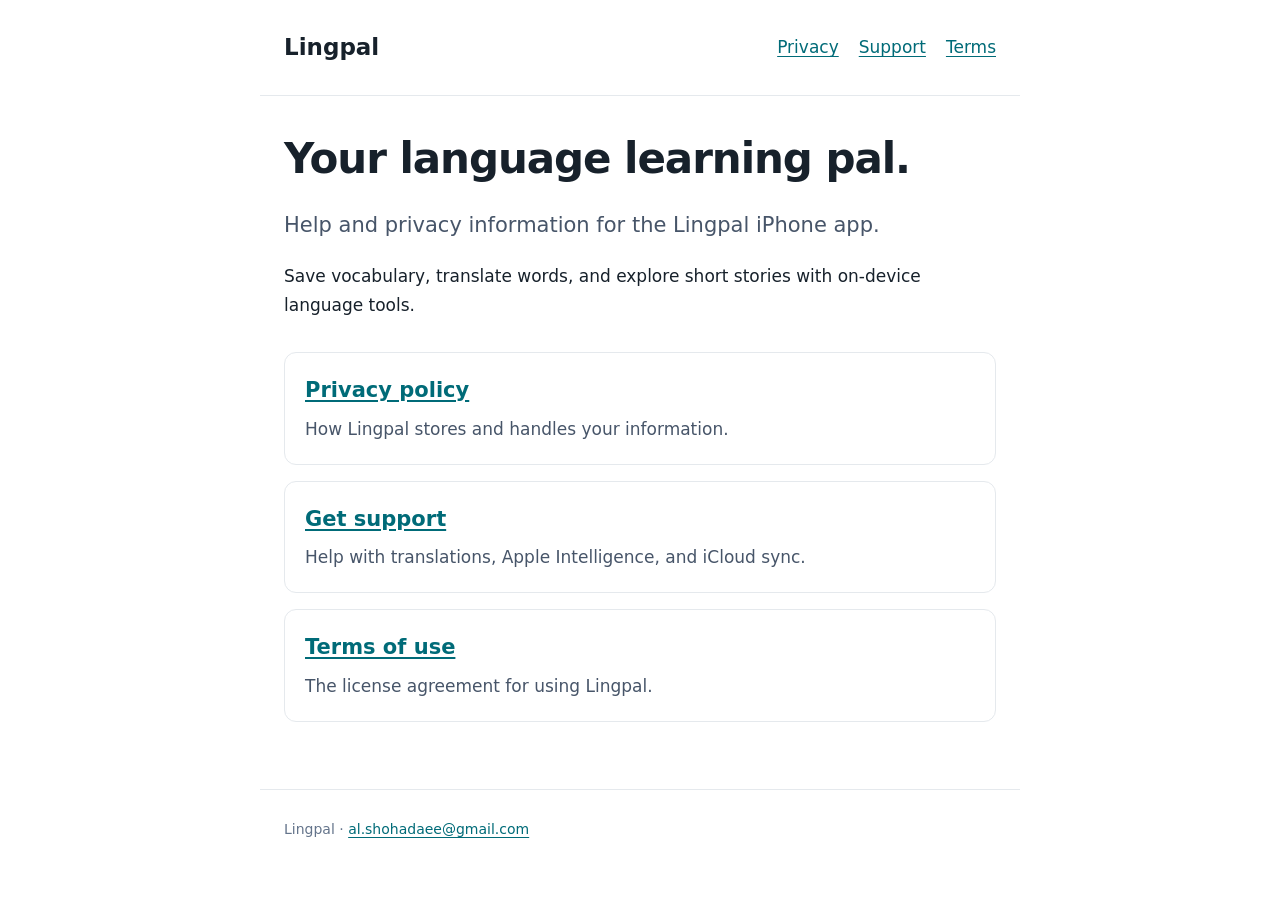
<file: index.html>
<!doctype html>
<html lang="en"><head><meta charset="utf-8"><meta name="viewport" content="width=device-width,initial-scale=1"><meta name="description" content="Privacy information and support for Lingpal, your language learning pal."><title>Privacy &amp; Support · Lingpal</title><link rel="stylesheet" href="styles.css"></head>
<body><header><a href="./">Lingpal</a><nav aria-label="Main navigation"><a href="privacy/">Privacy</a><a href="support/">Support</a><a href="terms/">Terms</a></nav></header><main><h1>Your language learning pal.</h1><p class="lead">Help and privacy information for the Lingpal iPhone app.</p><p>Save vocabulary, translate words, and explore short stories with on-device language tools.</p><ul class="links"><li><a href="privacy/">Privacy policy</a><p>How Lingpal stores and handles your information.</p></li><li><a href="support/">Get support</a><p>Help with translations, Apple Intelligence, and iCloud sync.</p></li><li><a href="terms/">Terms of use</a><p>The license agreement for using Lingpal.</p></li></ul></main><footer><p>Lingpal · <a class="email" href="mailto:al.shohadaee@gmail.com">al.shohadaee@gmail.com</a></p></footer></body></html>
</file>
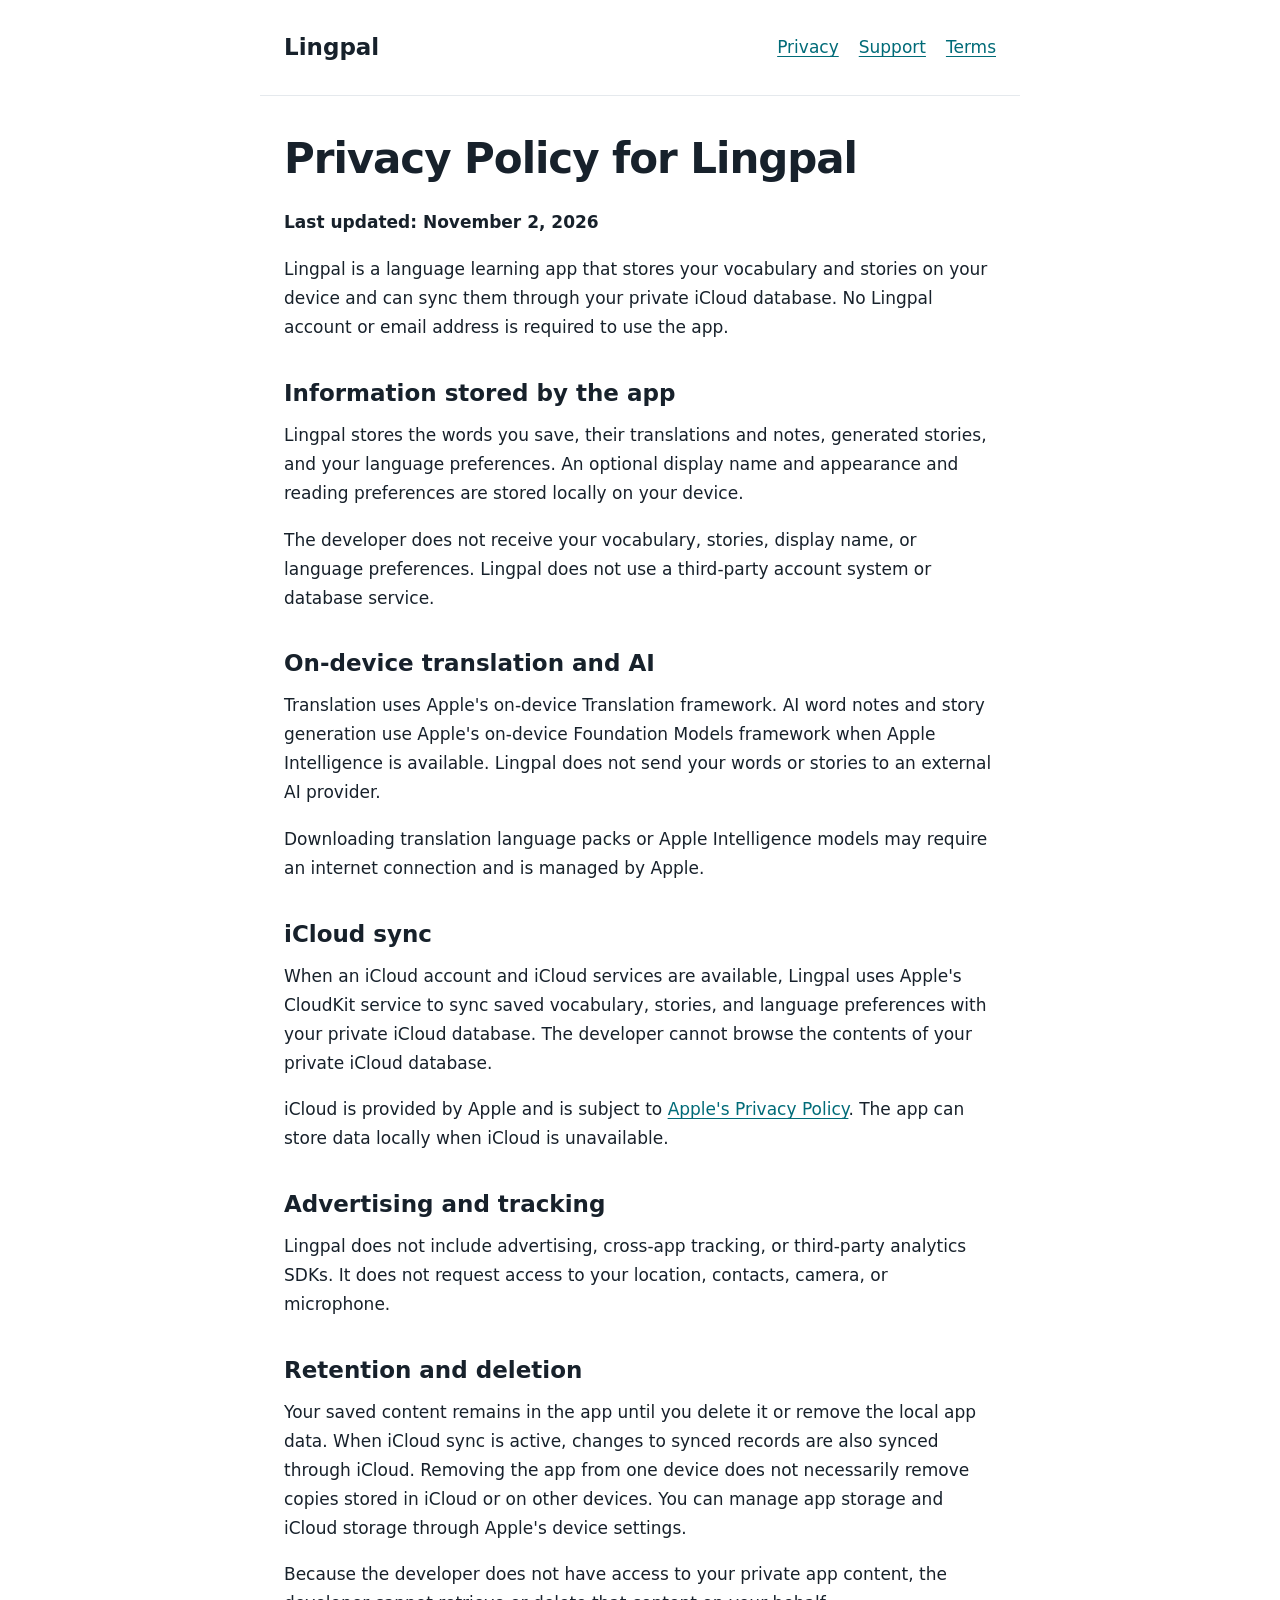
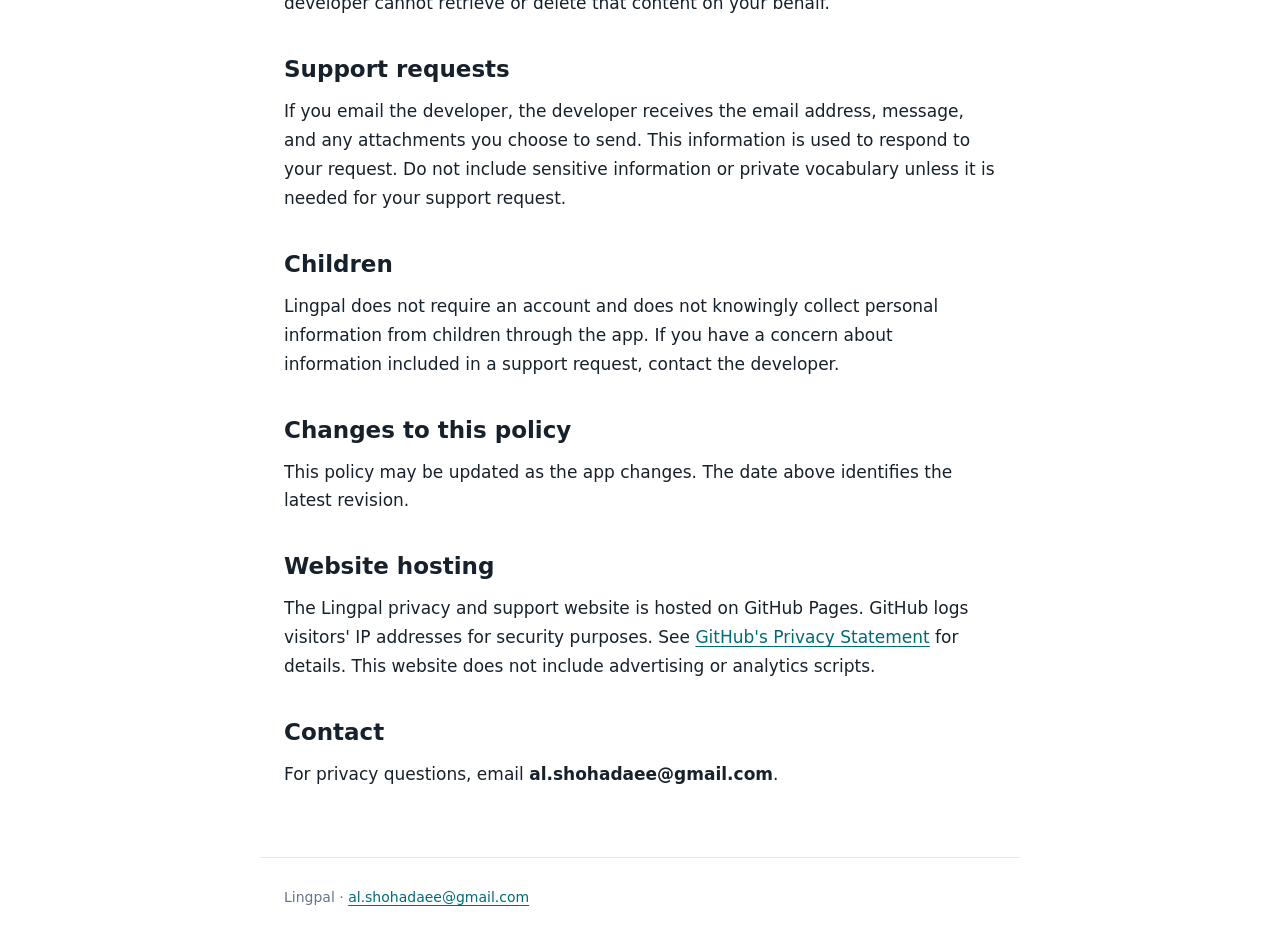
<file: privacy/index.html>
<!doctype html>
<html lang="en"><head><meta charset="utf-8"><meta name="viewport" content="width=device-width,initial-scale=1"><meta name="description" content="Privacy information and support for Lingpal, your language learning pal."><title>Privacy Policy · Lingpal</title><link rel="stylesheet" href="../styles.css"></head>
<body><header><a href="../">Lingpal</a><nav aria-label="Main navigation"><a href="../privacy/">Privacy</a><a href="../support/">Support</a><a href="../terms/">Terms</a></nav></header><main><h1>Privacy Policy for Lingpal</h1>
<p><strong>Last updated: November 2, 2026</strong></p>
<p>Lingpal is a language learning app that stores your vocabulary and stories on your device and can sync them through your private iCloud database. No Lingpal account or email address is required to use the app.</p>
<h2>Information stored by the app</h2>
<p>Lingpal stores the words you save, their translations and notes, generated stories, and your language preferences. An optional display name and appearance and reading preferences are stored locally on your device.</p>
<p>The developer does not receive your vocabulary, stories, display name, or language preferences. Lingpal does not use a third-party account system or database service.</p>
<h2>On-device translation and AI</h2>
<p>Translation uses Apple&#x27;s on-device Translation framework. AI word notes and story generation use Apple&#x27;s on-device Foundation Models framework when Apple Intelligence is available. Lingpal does not send your words or stories to an external AI provider.</p>
<p>Downloading translation language packs or Apple Intelligence models may require an internet connection and is managed by Apple.</p>
<h2>iCloud sync</h2>
<p>When an iCloud account and iCloud services are available, Lingpal uses Apple&#x27;s CloudKit service to sync saved vocabulary, stories, and language preferences with your private iCloud database. The developer cannot browse the contents of your private iCloud database.</p>
<p>iCloud is provided by Apple and is subject to <a href="https://www.apple.com/legal/privacy/">Apple&#x27;s Privacy Policy</a>. The app can store data locally when iCloud is unavailable.</p>
<h2>Advertising and tracking</h2>
<p>Lingpal does not include advertising, cross-app tracking, or third-party analytics SDKs. It does not request access to your location, contacts, camera, or microphone.</p>
<h2>Retention and deletion</h2>
<p>Your saved content remains in the app until you delete it or remove the local app data. When iCloud sync is active, changes to synced records are also synced through iCloud. Removing the app from one device does not necessarily remove copies stored in iCloud or on other devices. You can manage app storage and iCloud storage through Apple&#x27;s device settings.</p>
<p>Because the developer does not have access to your private app content, the developer cannot retrieve or delete that content on your behalf.</p>
<h2>Support requests</h2>
<p>If you email the developer, the developer receives the email address, message, and any attachments you choose to send. This information is used to respond to your request. Do not include sensitive information or private vocabulary unless it is needed for your support request.</p>
<h2>Children</h2>
<p>Lingpal does not require an account and does not knowingly collect personal information from children through the app. If you have a concern about information included in a support request, contact the developer.</p>
<h2>Changes to this policy</h2>
<p>This policy may be updated as the app changes. The date above identifies the latest revision.</p>
<h2>Website hosting</h2>
<p>The Lingpal privacy and support website is hosted on GitHub Pages. GitHub logs visitors&#x27; IP addresses for security purposes. See <a href="https://docs.github.com/en/site-policy/privacy-policies/github-general-privacy-statement">GitHub&#x27;s Privacy Statement</a> for details. This website does not include advertising or analytics scripts.</p>
<h2>Contact</h2>
<p>For privacy questions, email <strong>al.shohadaee@gmail.com</strong>.</p></main><footer><p>Lingpal · <a class="email" href="mailto:al.shohadaee@gmail.com">al.shohadaee@gmail.com</a></p></footer></body></html>
</file>
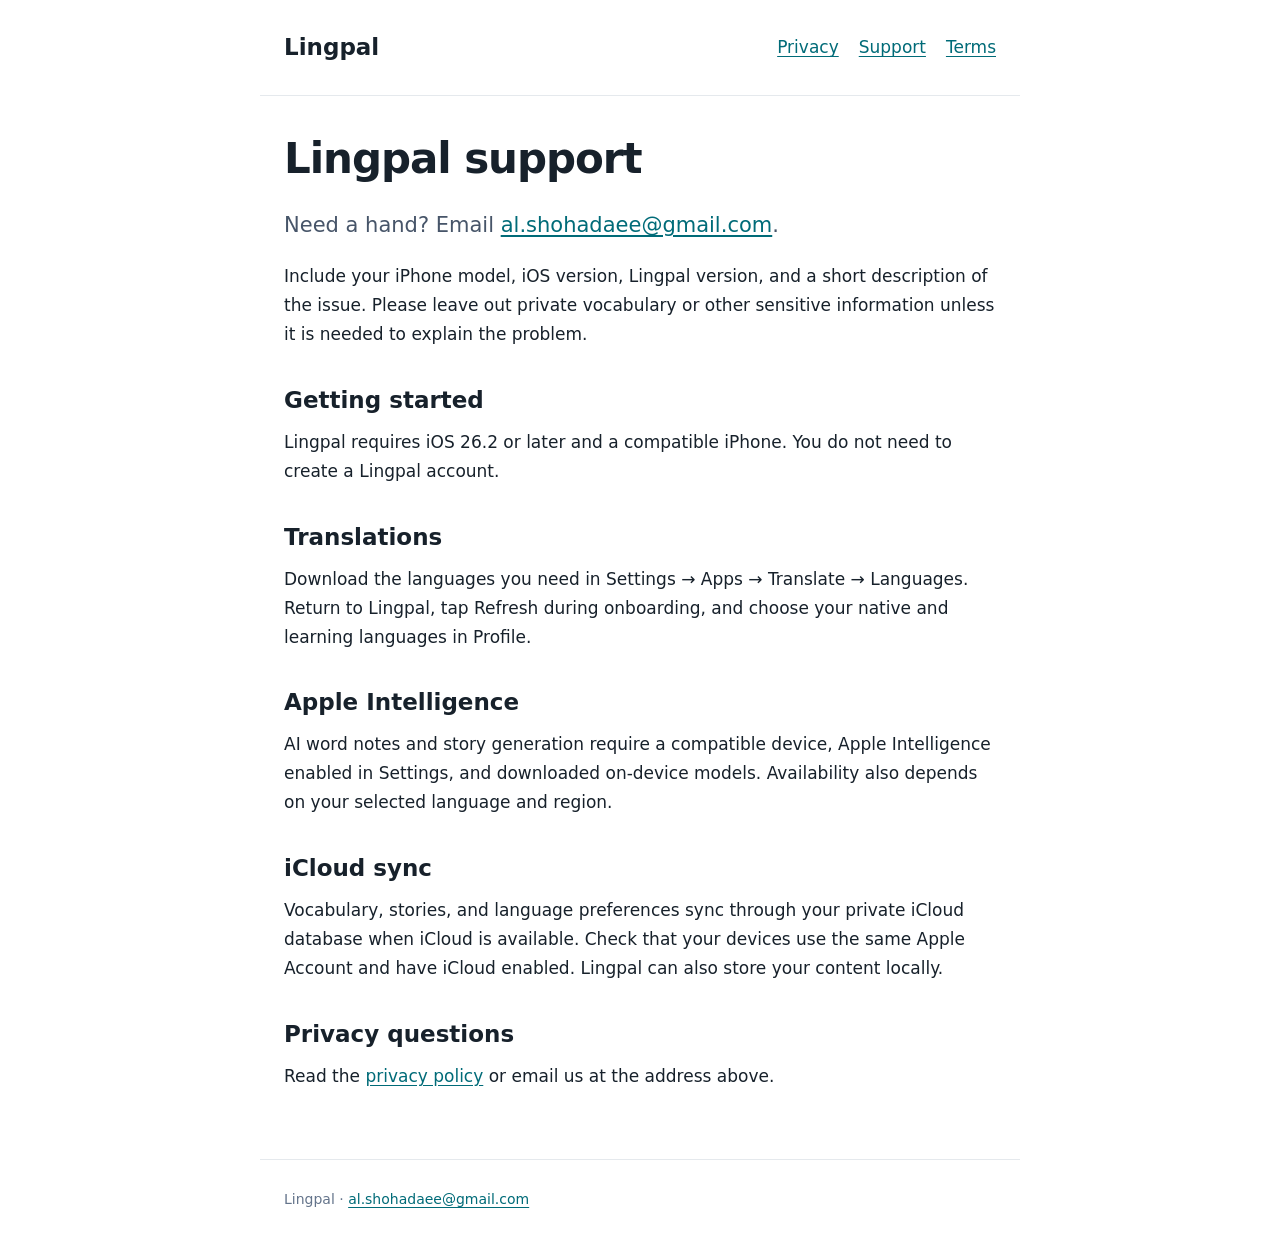
<file: support/index.html>
<!doctype html>
<html lang="en"><head><meta charset="utf-8"><meta name="viewport" content="width=device-width,initial-scale=1"><meta name="description" content="Privacy information and support for Lingpal, your language learning pal."><title>Support · Lingpal</title><link rel="stylesheet" href="../styles.css"></head>
<body><header><a href="../">Lingpal</a><nav aria-label="Main navigation"><a href="../privacy/">Privacy</a><a href="../support/">Support</a><a href="../terms/">Terms</a></nav></header><main><h1>Lingpal support</h1><p class="lead">Need a hand? Email <a class="email" href="mailto:al.shohadaee@gmail.com">al.shohadaee@gmail.com</a>.</p><p>Include your iPhone model, iOS version, Lingpal version, and a short description of the issue. Please leave out private vocabulary or other sensitive information unless it is needed to explain the problem.</p><h2>Getting started</h2><p>Lingpal requires iOS 26.2 or later and a compatible iPhone. You do not need to create a Lingpal account.</p><h2>Translations</h2><p>Download the languages you need in Settings → Apps → Translate → Languages. Return to Lingpal, tap Refresh during onboarding, and choose your native and learning languages in Profile.</p><h2>Apple Intelligence</h2><p>AI word notes and story generation require a compatible device, Apple Intelligence enabled in Settings, and downloaded on-device models. Availability also depends on your selected language and region.</p><h2>iCloud sync</h2><p>Vocabulary, stories, and language preferences sync through your private iCloud database when iCloud is available. Check that your devices use the same Apple Account and have iCloud enabled. Lingpal can also store your content locally.</p><h2>Privacy questions</h2><p>Read the <a href="../privacy/">privacy policy</a> or email us at the address above.</p></main><footer><p>Lingpal · <a class="email" href="mailto:al.shohadaee@gmail.com">al.shohadaee@gmail.com</a></p></footer></body></html>
</file>
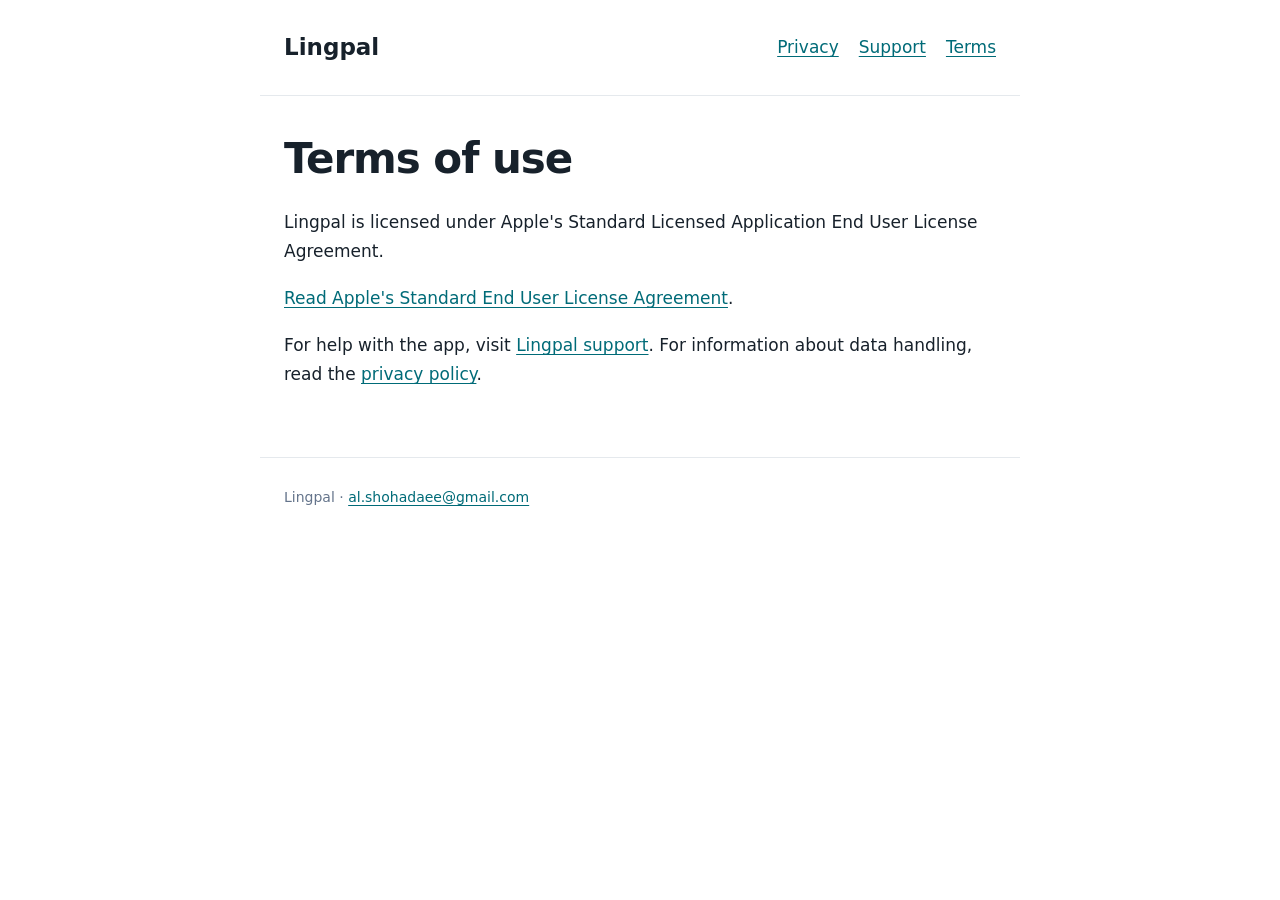
<file: terms/index.html>
<!doctype html>
<html lang="en"><head><meta charset="utf-8"><meta name="viewport" content="width=device-width,initial-scale=1"><meta name="description" content="Privacy information and support for Lingpal, your language learning pal."><title>Terms of Use · Lingpal</title><link rel="stylesheet" href="../styles.css"></head>
<body><header><a href="../">Lingpal</a><nav aria-label="Main navigation"><a href="../privacy/">Privacy</a><a href="../support/">Support</a><a href="../terms/">Terms</a></nav></header><main><h1>Terms of use</h1><p>Lingpal is licensed under Apple's Standard Licensed Application End User License Agreement.</p><p><a href="https://www.apple.com/legal/internet-services/itunes/dev/stdeula/">Read Apple's Standard End User License Agreement</a>.</p><p>For help with the app, visit <a href="../support/">Lingpal support</a>. For information about data handling, read the <a href="../privacy/">privacy policy</a>.</p></main><footer><p>Lingpal · <a class="email" href="mailto:al.shohadaee@gmail.com">al.shohadaee@gmail.com</a></p></footer></body></html>
</file>
<file: styles.css>
*{box-sizing:border-box}html{color-scheme:light}body{margin:0;background:#fff;color:#17212b;font-family:system-ui,-apple-system,BlinkMacSystemFont,"Segoe UI",sans-serif;font-size:17px;line-height:1.7}header,main,footer{max-width:760px;margin:auto;padding:28px 24px}header{border-bottom:1px solid #e5e9ed;display:flex;align-items:center;justify-content:space-between;gap:24px;flex-wrap:wrap}header>a{font-size:23px;font-weight:750;text-decoration:none;color:#17212b}nav{display:flex;gap:20px;flex-wrap:wrap}a{color:#006b78;text-underline-offset:3px}a:hover{text-decoration-thickness:2px}a:focus-visible{outline:3px solid #006b78;outline-offset:5px}main{padding-top:38px;padding-bottom:50px}h1{font-size:clamp(30px,5vw,42px);line-height:1.2;letter-spacing:-.025em;margin:0 0 24px}h2{font-size:23px;line-height:1.35;margin:36px 0 12px}p{margin:0 0 18px}ul{padding-left:24px}li{margin:8px 0}.lead{font-size:21px;color:#475569}.links{list-style:none;padding:0;display:grid;gap:16px;margin-top:32px}.links li{margin:0;border:1px solid #e5e9ed;border-radius:12px;padding:20px}.links a{font-size:21px;font-weight:650}.links p{margin:6px 0 0;color:#475569}footer{border-top:1px solid #e5e9ed;font-size:14px;color:#64748b}footer p{margin:0}.email{overflow-wrap:anywhere}@media(max-width:480px){header,main,footer{padding-left:20px;padding-right:20px}nav{gap:16px;font-size:15px}}
</file>
